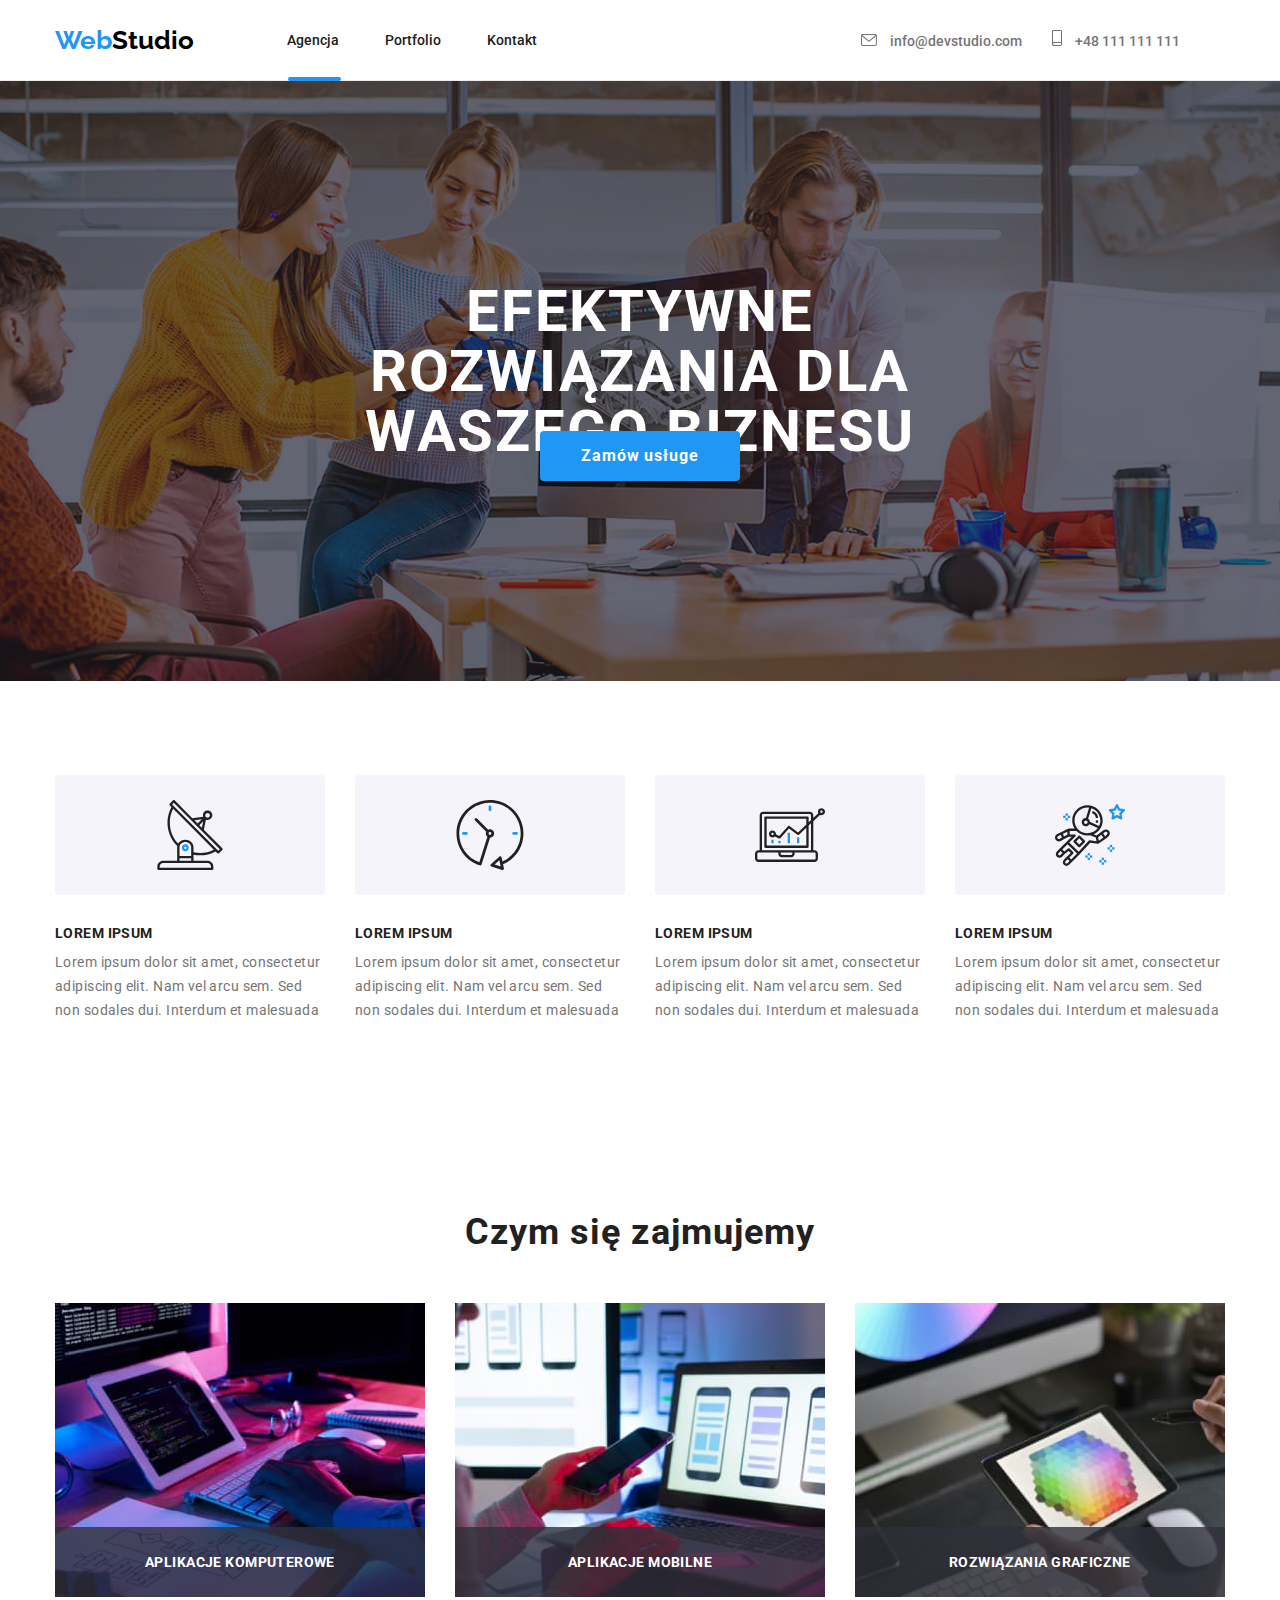
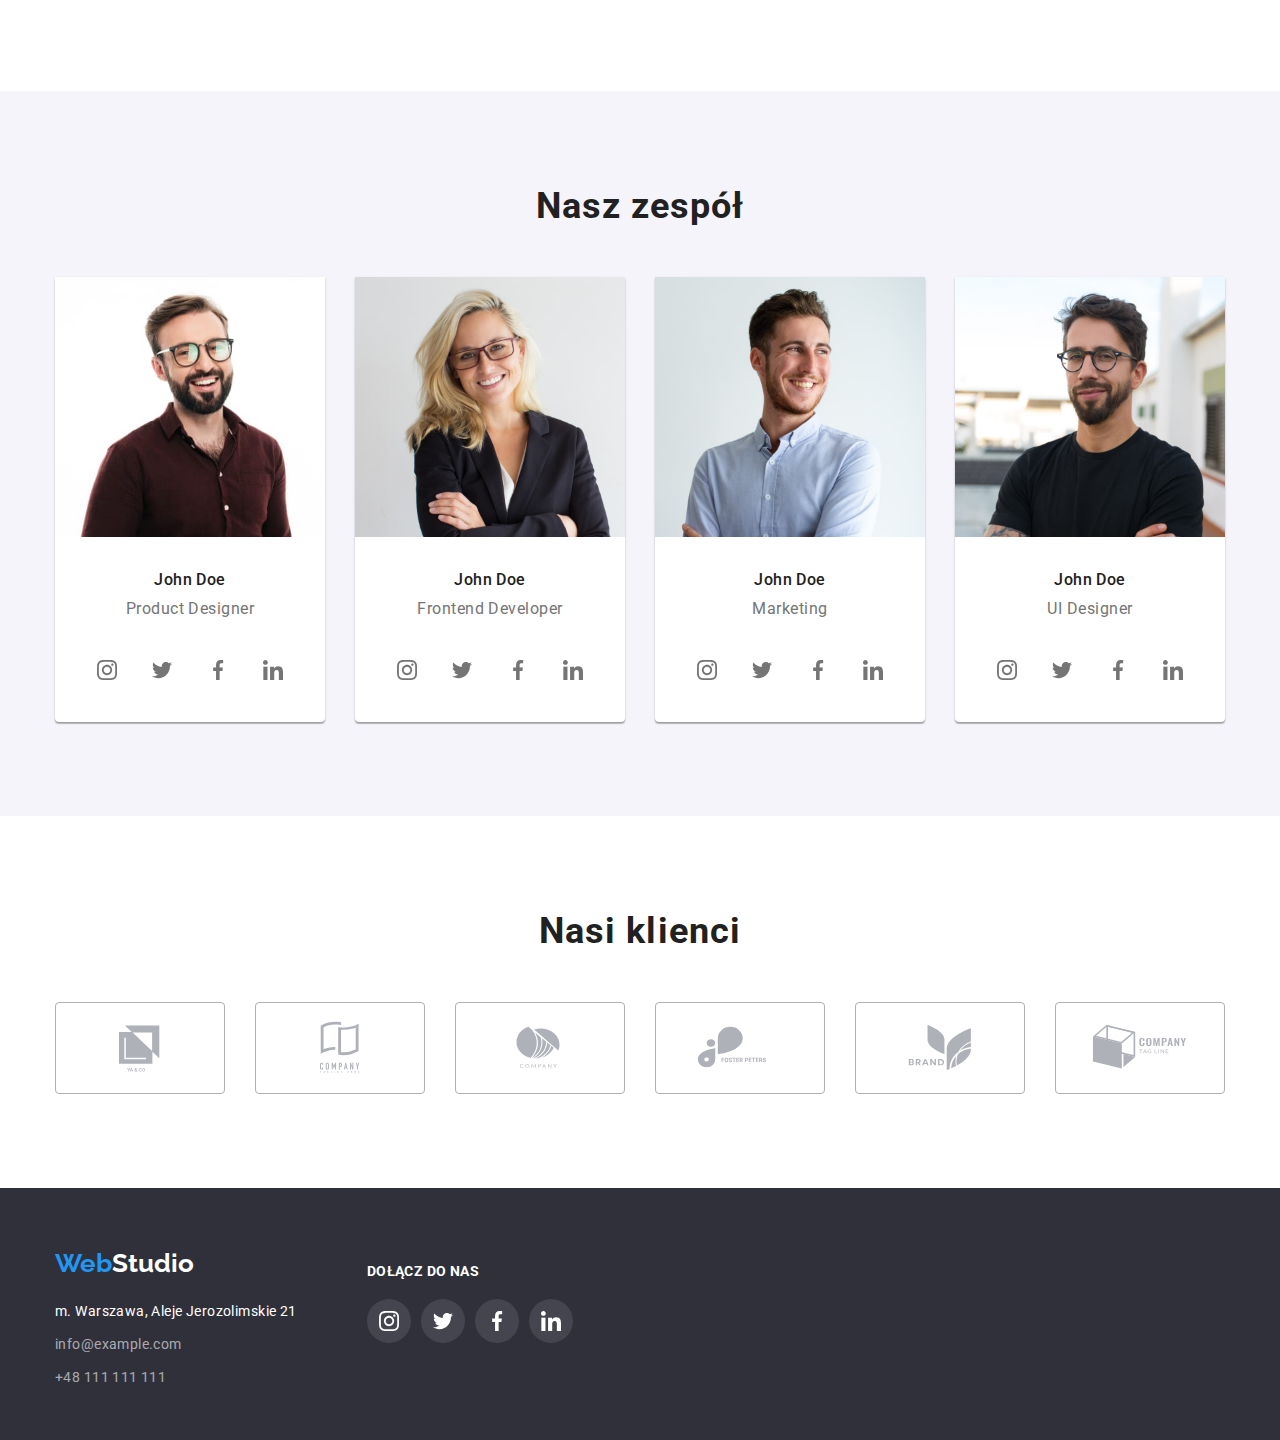
<file: index.html>
<!DOCTYPE html>
<html lang="en">
  <head>
    <meta charset="UTF-8" />
    <meta http-equiv="X-UA-Compatible" content="IE=edge" />
    <meta name="viewport" content="width=device-width, initial-scale=1.0" />
    <title>Main Page</title>
    <link rel="preconnect" href="https://fonts.googleapis.com" />
    <link rel="preconnect" href="https://fonts.gstatic.com" crossorigin />
    <link
      href="https://fonts.googleapis.com/css2?family=Open+Sans:wght@400;500;700;800&family=Raleway:wght@700&family=Roboto:wght@400;500;700;900&display=swap"
      rel="stylesheet"
    />
    <link
      rel="stylesheet"
      href="https://cdnjs.cloudflare.com/ajax/libs/modern-normalize/1.0.0/modern-normalize.min.css"
    />
    <link rel="stylesheet" href="css/styles.css" />
  </head>
  <body>
    <header>
      <div class="container">
        <div class="header">
          <!--Logo-->
          <a href="index.html" class="logo">Web<span>Studio</span></a>
          <!--Navbar-->
          <div class="contacts-nav">
            <nav class="nav-bar">
              <ul class="nav-list">
                <li>
                  <a href="index.html" class="nav-list-item index">Agencja</a>
                </li>
                <li>
                  <a href="portfolio.html" class="nav-list-item">Portfolio</a>
                </li>
                <li><a href="#" class="nav-list-item">Kontakt</a></li>
              </ul>
            </nav>

            <!--Contact-->
            <ul class="contacts">
              <li>
                <a href="mailto:info@devstudio.com" class="cont-list-item mail">
                  <svg class="cont-list-item-envelope" width="16" height="12">
                    <use href="images/icons.svg#icon-envelope"></use>
                  </svg>
                  info@devstudio.com</a
                >
              </li>
              <li>
                <a href="tel:+48111111111" class="cont-list-item tel"
                  ><svg
                    class="cont-list-item-smartphone"
                    width="10"
                    height="16"
                  >
                    <use href="images/icons.svg#icon-smartphone"></use>
                  </svg>
                  +48 111 111 111</a
                >
              </li>
            </ul>
          </div>
        </div>
      </div>
    </header>
    <main>
      <!--Hero section-->
      <section class="hero-section">
        <div class="hero">
          <div class="hero-header">
            <h1>EFEKTYWNE ROZWIĄZANIA DLA WASZEGO BIZNESU</h1>
          </div>
          <button type="button" class="hero-button" data-modal-open>
            Zamów usługe
          </button>
        </div>
      </section>
      <section class="articles">
        <div class="container">
          <!--our services-->
          <div class="our-services section">
            <ul class="our-services-list">
              <li class="our-services-list-item">
                <div class="backgroung-icon">
                  <svg class="our-services-icon" width="70" height="70">
                    <use href="images/icons.svg#icon-antenna-1"></use>
                  </svg>
                </div>
                <h3 class="our-services-title">LOREM IPSUM</h3>
                <p class="our-services-paragraph">
                  Lorem ipsum dolor sit amet, consectetur adipiscing elit. Nam
                  vel arcu sem. Sed non sodales dui. Interdum et malesuada
                </p>
              </li>
              <li class="our-services-list-item">
                <div class="backgroung-icon">
                  <svg class="our-services-icon" width="70" height="70">
                    <use href="images/icons.svg#icon-clock-1"></use>
                  </svg>
                </div>
                <h3 class="our-services-title">LOREM IPSUM</h3>
                <p class="our-services-paragraph">
                  Lorem ipsum dolor sit amet, consectetur adipiscing elit. Nam
                  vel arcu sem. Sed non sodales dui. Interdum et malesuada
                </p>
              </li>
              <li class="our-services-list-item">
                <div class="backgroung-icon">
                  <svg class="our-services-icon" width="70" height="70">
                    <use href="images/icons.svg#icon-diagram-1"></use>
                  </svg>
                </div>
                <h3 class="our-services-title">LOREM IPSUM</h3>
                <p class="our-services-paragraph">
                  Lorem ipsum dolor sit amet, consectetur adipiscing elit. Nam
                  vel arcu sem. Sed non sodales dui. Interdum et malesuada
                </p>
              </li>
              <li class="our-services-list-item">
                <div class="backgroung-icon">
                  <svg class="our-services-icon" width="70" height="70">
                    <use href="images/icons.svg#icon-astronaut-1"></use>
                  </svg>
                </div>
                <h3 class="our-services-title">LOREM IPSUM</h3>
                <p class="our-services-paragraph">
                  Lorem ipsum dolor sit amet, consectetur adipiscing elit. Nam
                  vel arcu sem. Sed non sodales dui. Interdum et malesuada
                </p>
              </li>
            </ul>
          </div>
        </div>
      </section>
      <!--what we do-->
      <section class="what-we-do">
        <div class="container">
          <section class="information section">
            <h2 class="info-title">Czym się zajmujemy</h2>
            <ul class="info-list">
              <li class="info-list-item">
                <img src="images/pc.jpg" alt="PC" width="370" height="294" />
                <div class="image-label">
                  <p>Aplikacje komputerowe</p>
                </div>
              </li>
              <li class="info-list-item">
                <img
                  src="images/mobile.jpg"
                  alt="Mobile"
                  width="370"
                  height="294"
                />
                <div class="image-label">
                  <p>Aplikacje mobilne</p>
                </div>
              </li>
              <li class="info-list-item">
                <img
                  src="images/tablet.jpg"
                  alt="Tablet"
                  width="370"
                  height="294"
                />
                <div class="image-label">
                  <p>Rozwiązania graficzne</p>
                </div>
              </li>
            </ul>
          </section>
        </div>
      </section>
      <!--Our team-->
      <section class="our-team section">
        <div class="container">
          <h2 class="our-team-title">Nasz zespół</h2>
          <ul class="our-team-list">
            <li class="our-team-list-item">
              <img
                src="images/img-3.jpg"
                alt="John Doe"
                width="270"
                height="260"
              />
              <h3 class="our-team-name">John Doe</h3>
              <p class="our-team-position">Product Designer</p>
              <ul class="our-team-social-list">
                <li class="social-list-item">
                  <a class="social-link" href="#">
                    <svg class="social-list-icon" width="20" height="20">
                      <use href="images/icons.svg#icon-instagram-2"></use>
                    </svg>
                  </a>
                </li>
                <li class="social-list-item">
                  <a class="social-link" href="#">
                    <svg class="social-list-icon" width="20" height="20">
                      <use href="images/icons.svg#icon-twitter-1"></use>
                    </svg>
                  </a>
                </li>
                <li class="social-list-item">
                  <a class="social-link" href="#">
                    <svg class="social-list-icon" width="20" height="20">
                      <use href="images/icons.svg#icon-facebook-1"></use>
                    </svg>
                  </a>
                </li>
                <li class="social-list-item">
                  <a class="social-link" href="#">
                    <svg class="social-list-icon" width="20" height="20">
                      <use href="images/icons.svg#icon-linkedin-1"></use>
                    </svg>
                  </a>
                </li>
              </ul>
            </li>
            <li class="our-team-list-item">
              <img
                src="images/img-2.jpg"
                alt="John Doe"
                width="270"
                height="260"
              />
              <h3 class="our-team-name">John Doe</h3>
              <p class="our-team-position">Frontend Developer</p>
              <ul class="our-team-social-list">
                <li class="social-list-item">
                  <a class="social-link" href="#">
                    <svg class="social-list-icon" width="20" height="20">
                      <use href="images/icons.svg#icon-instagram-2"></use>
                    </svg>
                  </a>
                </li>
                <li class="social-list-item">
                  <a class="social-link" href="#">
                    <svg class="social-list-icon" width="20" height="20">
                      <use href="images/icons.svg#icon-twitter-1"></use>
                    </svg>
                  </a>
                </li>
                <li class="social-list-item">
                  <a class="social-link" href="#">
                    <svg class="social-list-icon" width="20" height="20">
                      <use href="images/icons.svg#icon-facebook-1"></use>
                    </svg>
                  </a>
                </li>
                <li class="social-list-item">
                  <a class="social-link" href="#">
                    <svg class="social-list-icon" width="20" height="20">
                      <use href="images/icons.svg#icon-linkedin-1"></use>
                    </svg>
                  </a>
                </li>
              </ul>
            </li>
            <li class="our-team-list-item">
              <img
                src="images/img-1.jpg"
                alt="John Doe"
                width="270"
                height="260"
              />
              <h3 class="our-team-name">John Doe</h3>
              <p class="our-team-position">Marketing</p>
              <ul class="our-team-social-list">
                <li class="social-list-item">
                  <a class="social-link" href="#">
                    <svg class="social-list-icon" width="20" height="20">
                      <use href="images/icons.svg#icon-instagram-2"></use>
                    </svg>
                  </a>
                </li>
                <li class="social-list-item">
                  <a class="social-link" href="#">
                    <svg class="social-list-icon" width="20" height="20">
                      <use href="images/icons.svg#icon-twitter-1"></use>
                    </svg>
                  </a>
                </li>
                <li class="social-list-item">
                  <a class="social-link" href="#">
                    <svg class="social-list-icon" width="20" height="20">
                      <use href="images/icons.svg#icon-facebook-1"></use>
                    </svg>
                  </a>
                </li>
                <li class="social-list-item">
                  <a class="social-link" href="#">
                    <svg class="social-list-icon" width="20" height="20">
                      <use href="images/icons.svg#icon-linkedin-1"></use>
                    </svg>
                  </a>
                </li>
              </ul>
            </li>
            <li class="our-team-list-item">
              <img
                src="images/img.jpg"
                alt="John Doe"
                width="270"
                height="260"
              />
              <h3 class="our-team-name">John Doe</h3>
              <p class="our-team-position">UI Designer</p>
              <ul class="our-team-social-list">
                <li class="social-list-item">
                  <a class="social-link" href="#">
                    <svg class="social-list-icon" width="20" height="20">
                      <use href="images/icons.svg#icon-instagram-2"></use>
                    </svg>
                  </a>
                </li>
                <li class="social-list-item">
                  <a class="social-link" href="#">
                    <svg class="social-list-icon" width="20" height="20">
                      <use href="images/icons.svg#icon-twitter-1"></use>
                    </svg>
                  </a>
                </li>
                <li class="social-list-item">
                  <a class="social-link" href="#">
                    <svg class="social-list-icon" width="20" height="20">
                      <use href="images/icons.svg#icon-facebook-1"></use>
                    </svg>
                  </a>
                </li>
                <li class="social-list-item">
                  <a class="social-link" href="#">
                    <svg class="social-list-icon" width="20" height="20">
                      <use href="images/icons.svg#icon-linkedin-1"></use>
                    </svg>
                  </a>
                </li>
              </ul>
            </li>
          </ul>
        </div>
      </section>
      <!-- Our clients -->
      <section class="our-clients section">
        <div class="container">
          <h2 class="our-clients-title">Nasi klienci</h2>
          <ul class="our-clients-list">
            <li class="our-clients-list-item">
              <a href="#" class="our-clients-link">
                <svg class="our-clients-icon" width="106" height="60">
                  <use href="images/icons.svg#icon-Logo"></use>
                </svg>
              </a>
            </li>
            <li class="our-clients-list-item">
              <a href="#" class="our-clients-link">
                <svg class="our-clients-icon" width="106" height="60">
                  <use href="images/icons.svg#icon-Logo1"></use>
                </svg>
              </a>
            </li>
            <li class="our-clients-list-item">
              <a href="#" class="our-clients-link">
                <svg class="our-clients-icon" width="106" height="60">
                  <use href="images/icons.svg#icon-Logo2"></use>
                </svg>
              </a>
            </li>
            <li class="our-clients-list-item">
              <a href="#" class="our-clients-link">
                <svg class="our-clients-icon" width="106" height="60">
                  <use href="images/icons.svg#icon-Logo3"></use>
                </svg>
              </a>
            </li>
            <li class="our-clients-list-item">
              <a href="#" class="our-clients-link">
                <svg class="our-clients-icon" width="106" height="60">
                  <use href="images/icons.svg#icon-Logo4"></use>
                </svg>
              </a>
            </li>
            <li class="our-clients-list-item">
              <a href="#" class="our-clients-link">
                <svg class="our-clients-icon" width="106" height="60">
                  <use href="images/icons.svg#icon-Logo5"></use>
                </svg>
              </a>
            </li>
          </ul>
        </div>
      </section>
    </main>
    <footer class="footer-contacts">
      <div class="container">
        <div class="footer">
          <div class="address">
            <!--Footer logo-->
            <a href="index.html" class="footer-logo">Web<span>Studio</span></a>
            <!--Address-->
            <address>
              <ul class="footer-contacts-list">
                <li class="footer-address">
                  m. Warszawa, Aleje Jerozolimskie 21
                </li>
                <li class="footer-contacts-list-item">
                  <a href="mailto:info@example.com" class="footer-mail-tel"
                    >info@example.com</a
                  >
                </li>
                <li class="footer-contacts-list-item">
                  <a href="tel:+48111111111" class="footer-mail-tel"
                    >+48 111 111 111</a
                  >
                </li>
              </ul>
            </address>
          </div>
          <!-- Join us section -->
          <div class="join-us">
            <h3 class="join-us-title">Dołącz do nas</h3>
            <ul class="our-team-social-list join-us-social-list">
              <li class="join-us-list-item">
                <a class="social-link join-us-link" href="#">
                  <svg
                    class="social-list-icon join-us-icon"
                    width="20"
                    height="20"
                  >
                    <use href="images/icons.svg#icon-instagram-2"></use>
                  </svg>
                </a>
              </li>
              <li class="join-us-list-item">
                <a class="social-link join-us-link" href="#">
                  <svg
                    class="social-list-icon join-us-icon"
                    width="20"
                    height="20"
                  >
                    <use href="images/icons.svg#icon-twitter-1"></use>
                  </svg>
                </a>
              </li>
              <li class="join-us-list-item">
                <a class="social-link join-us-link" href="#">
                  <svg
                    class="social-list-icon join-us-icon"
                    width="20"
                    height="20"
                  >
                    <use href="images/icons.svg#icon-facebook-1"></use>
                  </svg>
                </a>
              </li>
              <li class="join-us-list-item">
                <a class="social-link join-us-link" href="#">
                  <svg
                    class="social-list-icon join-us-icon"
                    width="20"
                    height="20"
                  >
                    <use href="images/icons.svg#icon-linkedin-1"></use>
                  </svg>
                </a>
              </li>
            </ul>
          </div>
        </div>
      </div>
    </footer>
    <div class="backdrop is-hidden" data-modal>
      <div class="modal">
        <button type="button" class="close-button" data-modal-close>
          &#215;
        </button>
      </div>
    </div>
    <script src="js/modal.js"></script>
  </body>
</html>
</file>
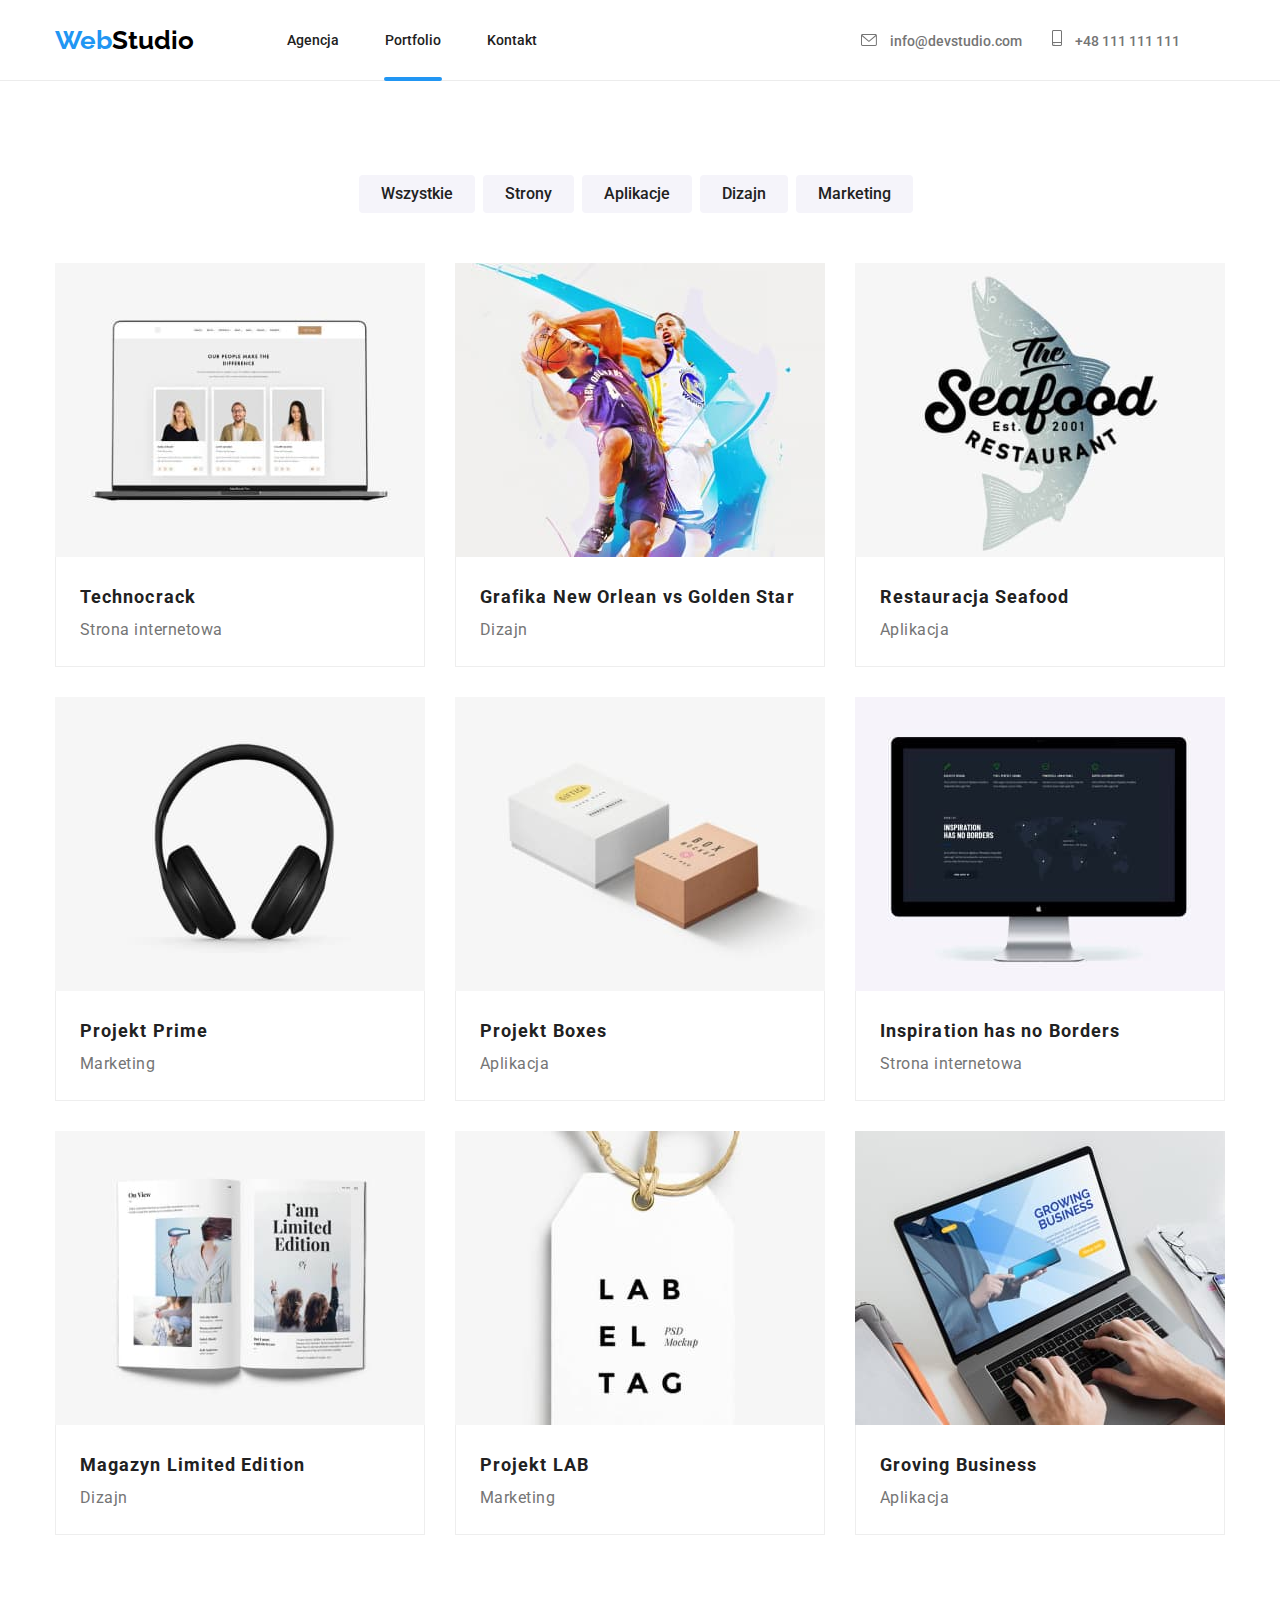
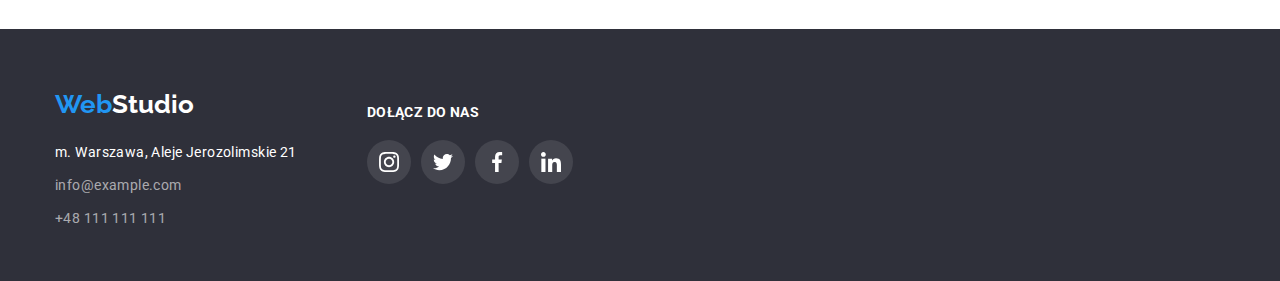
<file: portfolio.html>
<!DOCTYPE html>
<html lang="en">
  <head>
    <meta charset="UTF-8" />
    <meta http-equiv="X-UA-Compatible" content="IE=edge" />
    <meta name="viewport" content="width=device-width, initial-scale=1.0" />
    <title>Portfolio</title>
    <link rel="preconnect" href="https://fonts.googleapis.com" />
    <link rel="preconnect" href="https://fonts.gstatic.com" crossorigin />
    <link
      href="https://fonts.googleapis.com/css2?family=Open+Sans:wght@400;500;700;800&family=Raleway:wght@700&family=Roboto:wght@400;500;700;900&display=swap"
      rel="stylesheet"
    />
    <link
      rel="stylesheet"
      href="https://cdnjs.cloudflare.com/ajax/libs/modern-normalize/1.0.0/modern-normalize.min.css"
    />
    <link rel="stylesheet" href="css/styles.css" />
  </head>
  <body>
    <header>
      <div class="container">
        <div class="header">
          <!--Logo-->
          <a href="index.html" class="logo">Web<span>Studio</span></a>
          <!--Navbar-->
          <nav class="nav-bar">
            <ul class="nav-list">
              <li><a href="index.html" class="nav-list-item">Agencja</a></li>
              <li>
                <a href="portfolio.html" class="nav-list-item portfolio"
                  >Portfolio</a
                >
              </li>
              <li><a href="#" class="nav-list-item">Kontakt</a></li>
            </ul>
          </nav>
          <!--Contact-->
          <ul class="contacts">
            <li>
              <a href="mailto:info@devstudio.com" class="cont-list-item mail">
                <svg class="cont-list-item-envelope" width="16" height="12">
                  <use href="images/icons.svg#icon-envelope"></use>
                </svg>
                info@devstudio.com</a
              >
            </li>
            <li>
              <a href="tel:+48111111111" class="cont-list-item tel"
                ><svg class="cont-list-item-smartphone" width="10" height="16">
                  <use href="images/icons.svg#icon-smartphone"></use>
                </svg>
                +48 111 111 111</a
              >
            </li>
          </ul>
        </div>
      </div>
    </header>
    <main>
      <!-- Portfolio -->
      <!-- Filters -->
      <div class="section">
        <section class="filters">
          <div class="container">
            <ul class="filters-list">
              <li class="filters-list-item">
                <button type="button" class="filters-button">Wszystkie</button>
              </li>
              <li class="filters-list-item">
                <button type="button" class="filters-button">Strony</button>
              </li>
              <li class="filters-list-item">
                <button type="button" class="filters-button">Aplikacje</button>
              </li>
              <li class="filters-list-item">
                <button type="button" class="filters-button">Dizajn</button>
              </li>
              <li class="filters-list-item">
                <button type="button" class="filters-button">Marketing</button>
              </li>
            </ul>
          </div>
        </section>
        <!-- Pojects  -->
        <section class="projects">
          <div class="container">
            <ul class="projects-list">
              <li class="projects-list-item">
                <div class="frame">
                  <img src="images/ptf_img.jpg" alt="Technocrack" width="370" />
                  <div class="overlay">
                    <p class="overlay-text">
                      Technocrack jest popularną platformą wykorzystywaną do
                      rozpowszechniania koronawirusa. Firmy wykorzystują tę
                      platformę do celów szpiegowskich i ataków na
                      niezabezpieczone serwery konkurencji
                    </p>
                  </div>
                </div>
                <div class="border">
                  <h3>Technocrack</h3>
                  <p>Strona internetowa</p>
                </div>
              </li>
              <li class="projects-list-item">
                <div class="frame">
                  <img
                    src="images/ptf_img_1.jpg"
                    alt="Grafika New Orlean vs Golden Star"
                    width="370"
                  />
                  <div class="overlay">
                    <p class="overlay-text">
                      Technocrack jest popularną platformą wykorzystywaną do
                      rozpowszechniania koronawirusa. Firmy wykorzystują tę
                      platformę do celów szpiegowskich i ataków na
                      niezabezpieczone serwery konkurencji
                    </p>
                  </div>
                </div>
                <div class="border">
                  <h3>Grafika New Orlean vs Golden Star</h3>
                  <p>Dizajn</p>
                </div>
              </li>
              <li class="projects-list-item">
                <div class="frame">
                  <img
                    src="images/ptf_img_2.jpg"
                    alt="Restauracja Seafood"
                    width="370"
                  />
                  <div class="overlay">
                    <p class="overlay-text">
                      Technocrack jest popularną platformą wykorzystywaną do
                      rozpowszechniania koronawirusa. Firmy wykorzystują tę
                      platformę do celów szpiegowskich i ataków na
                      niezabezpieczone serwery konkurencji
                    </p>
                  </div>
                </div>
                <div class="border">
                  <h3>Restauracja Seafood</h3>
                  <p>Aplikacja</p>
                </div>
              </li>
              <li class="projects-list-item">
                <div class="frame">
                  <img
                    src="images/ptf_img_3.jpg"
                    alt="Projekt Prime"
                    width="370"
                  />
                  <div class="overlay">
                    <p class="overlay-text">
                      Technocrack jest popularną platformą wykorzystywaną do
                      rozpowszechniania koronawirusa. Firmy wykorzystują tę
                      platformę do celów szpiegowskich i ataków na
                      niezabezpieczone serwery konkurencji
                    </p>
                  </div>
                </div>
                <div class="border">
                  <h3>Projekt Prime</h3>
                  <p>Marketing</p>
                </div>
              </li>
              <li class="projects-list-item">
                <div class="frame">
                  <img
                    src="images/ptf_img_4.jpg"
                    alt="Projekt Boxes"
                    width="370"
                  />
                  <div class="overlay">
                    <p class="overlay-text">
                      Technocrack jest popularną platformą wykorzystywaną do
                      rozpowszechniania koronawirusa. Firmy wykorzystują tę
                      platformę do celów szpiegowskich i ataków na
                      niezabezpieczone serwery konkurencji
                    </p>
                  </div>
                </div>
                <div class="border">
                  <h3>Projekt Boxes</h3>
                  <p>Aplikacja</p>
                </div>
              </li>
              <li class="projects-list-item">
                <div class="frame">
                  <img
                    src="images/ptf_img_5.jpg"
                    alt="Inspiration has no Borders"
                    width="370"
                  />
                  <div class="overlay">
                    <p class="overlay-text">
                      Technocrack jest popularną platformą wykorzystywaną do
                      rozpowszechniania koronawirusa. Firmy wykorzystują tę
                      platformę do celów szpiegowskich i ataków na
                      niezabezpieczone serwery konkurencji
                    </p>
                  </div>
                </div>
                <div class="border">
                  <h3>Inspiration has no Borders</h3>
                  <p>Strona internetowa</p>
                </div>
              </li>
              <li class="projects-list-item">
                <div class="frame">
                  <img
                    src="images/ptf_img_6.jpg"
                    alt="Magazyn Limited Edition"
                    width="370"
                  />
                  <div class="overlay">
                    <p class="overlay-text">
                      Technocrack jest popularną platformą wykorzystywaną do
                      rozpowszechniania koronawirusa. Firmy wykorzystują tę
                      platformę do celów szpiegowskich i ataków na
                      niezabezpieczone serwery konkurencji
                    </p>
                  </div>
                </div>
                <div class="border">
                  <h3>Magazyn Limited Edition</h3>
                  <p>Dizajn</p>
                </div>
              </li>
              <li class="projects-list-item">
                <div class="frame">
                  <img
                    src="images/ptf_img_7.jpg"
                    alt="Projekt LAB"
                    width="370"
                  />
                  <div class="overlay">
                    <p class="overlay-text">
                      Technocrack jest popularną platformą wykorzystywaną do
                      rozpowszechniania koronawirusa. Firmy wykorzystują tę
                      platformę do celów szpiegowskich i ataków na
                      niezabezpieczone serwery konkurencji
                    </p>
                  </div>
                </div>
                <div class="border">
                  <h3>Projekt LAB</h3>
                  <p>Marketing</p>
                </div>
              </li>
              <li class="projects-list-item">
                <div class="frame">
                  <img
                    src="images/ptf_img_8.jpg"
                    alt="Groving Business"
                    width="370"
                  />
                  <div class="overlay">
                    <p class="overlay-text">
                      Technocrack jest popularną platformą wykorzystywaną do
                      rozpowszechniania koronawirusa. Firmy wykorzystują tę
                      platformę do celów szpiegowskich i ataków na
                      niezabezpieczone serwery konkurencji
                    </p>
                  </div>
                </div>
                <div class="border">
                  <h3>Groving Business</h3>
                  <p>Aplikacja</p>
                </div>
              </li>
            </ul>
          </div>
        </section>
      </div>
    </main>
    <footer class="footer-contacts">
      <div class="container">
        <div class="footer">
          <div class="address">
            <!--Footer logo-->
            <a href="index.html" class="footer-logo">Web<span>Studio</span></a>
            <!--Address-->
            <address>
              <ul class="footer-contacts-list">
                <li class="footer-address">
                  m. Warszawa, Aleje Jerozolimskie 21
                </li>
                <li class="footer-contacts-list-item">
                  <a href="mailto:info@example.com" class="footer-mail-tel"
                    >info@example.com</a
                  >
                </li>
                <li class="footer-contacts-list-item">
                  <a href="tel:+48111111111" class="footer-mail-tel"
                    >+48 111 111 111</a
                  >
                </li>
              </ul>
            </address>
          </div>
          <!-- Join us section -->
          <div class="join-us">
            <h3 class="join-us-title">Dołącz do nas</h3>
            <ul class="our-team-social-list join-us-social-list">
              <li class="join-us-list-item">
                <a class="social-link join-us-link" href="#">
                  <svg
                    class="social-list-icon join-us-icon"
                    width="20"
                    height="20"
                  >
                    <use href="images/icons.svg#icon-instagram-2"></use>
                  </svg>
                </a>
              </li>
              <li class="join-us-list-item">
                <a class="social-link join-us-link" href="#">
                  <svg
                    class="social-list-icon join-us-icon"
                    width="20"
                    height="20"
                  >
                    <use href="images/icons.svg#icon-twitter-1"></use>
                  </svg>
                </a>
              </li>
              <li class="join-us-list-item">
                <a class="social-link join-us-link" href="#">
                  <svg
                    class="social-list-icon join-us-icon"
                    width="20"
                    height="20"
                  >
                    <use href="images/icons.svg#icon-facebook-1"></use>
                  </svg>
                </a>
              </li>
              <li class="join-us-list-item">
                <a class="social-link join-us-link" href="#">
                  <svg
                    class="social-list-icon join-us-icon"
                    width="20"
                    height="20"
                  >
                    <use href="images/icons.svg#icon-linkedin-1"></use>
                  </svg>
                </a>
              </li>
            </ul>
          </div>
        </div>
      </div>
    </footer>
  </body>
</html>
</file>
<file: css/styles.css>
:root {
  --main-font: 'Roboto', sans-serif;
  --second-font: 'Raleway', sans-serif;
  --headline-color: #212121;
  --paragraph-color: #757575;
  --hover-color: #2196f3;
  --background-color: #e5e5e5;
}

body {
  font-size: 14px;
  font-family: var(--main-font), 'Open Sans', sans-serif;
  color: #212121;
  background: #ffffff;
}
.container {
  width: 1200px;
  padding: 0 15px;
  margin: 0 auto;
}
.section {
  padding-top: 94px;
  padding-bottom: 94px;
}
h1,
h2,
h3,
p,
ul,
li {
  margin: 0 0;
  list-style: none;
}
ul {
  padding: 0;
}
header {
  border-bottom: 1px solid #ececec;
}
.header {
  display: flex;
  align-items: center;
  justify-content: start;
  height: 80px;
}
.nav-bar {
  display: flex;
  flex-direction: row;
  align-items: center;
  justify-content: start;
  margin-right: 324px;
}
.contacts-nav {
  display: flex;
  flex-direction: row;
  align-items: center;
  justify-content: end;
}
.contacts li:not(:last-child) {
  margin-right: 30px;
  flex-wrap: nowrap;
}
/* nav */
.nav-list {
  text-decoration: none;
  list-style-type: none;
  display: flex;
  flex-direction: row;
}
.nav-list > li {
  position: relative;
}
.nav-list li:not(:last-child) {
  margin-right: 46px;
}
.nav-list-item {
  font-family: var(--main-font);
  font-weight: 500;
  font-size: 14px;
  line-height: 1.142;
  color: #212121;
  text-decoration: none;
}
.nav-list-item:hover {
  color: var(--hover-color);
}

/* contacts */
.contacts {
  text-decoration: none;
  display: flex;
  flex-direction: row;
  align-items: baseline;
  list-style-type: none;
}

.cont-list-item {
  font-family: var(--main-font);
  font-weight: 500;
  font-size: 14px;
  line-height: 1.142;
  color: #757575;
  text-decoration: none;
}

.cont-list-item-envelope,
.cont-list-item-smartphone {
  margin-right: 10px;
  fill: #757575;
}

.mail:hover > .cont-list-item-envelope,
.tel:hover > .cont-list-item-smartphone {
  fill: var(--hover-color);
}
.mail:hover,
.tel:hover {
  color: var(--hover-color);
}

/* logo */
.logo {
  font-family: var(--second-font);
  font-weight: 700;
  font-size: 26px;
  line-height: 1.19;
  text-decoration: none;
  color: var(--hover-color);
  margin-right: 93px;
}
.logo span {
  color: #000000;
}

/* main */
/* filters */
.filters {
  padding-bottom: 50px;
}
.filters-list {
  display: flex;
  flex-direction: row;
  list-style-type: none;
  justify-content: center;
}
.filters-list-item {
  margin-right: 8px;
  margin-left: 0;
}

.filters-button {
  font-family: var(--main-font);
  font-weight: 500;
  font-size: 16px;
  line-height: 1.625;
  text-align: center;
  color: var(--headline-color);
  border-radius: 4px;
  border-color: #f5f4fa;
  background-color: #f5f4fa;
  border: none;
  cursor: pointer;
  padding: 6px 22px;
}
.filters-button:hover,
.filters-button:focus {
  color: #ffffff;
  background-color: var(--hover-color);
  box-shadow: 0px 2px 2px 0px #0000001f;

  box-shadow: 0px 1px 2px 0px #00000014;

  box-shadow: 0px 3px 1px 0px #0000001a;
}
/* Projects */
.projects-list {
  list-style-type: none;
  display: flex;
  flex-direction: row;
  flex-wrap: wrap;
  margin-left: -30px;
  margin-bottom: -30px;
}
.projects-list-item {
  width: 370px;
  height: 404px;
  margin-left: 30px;
  margin-bottom: 30px;
  flex-basis: calc(100% / 3 - 30px);
  cursor: pointer;
}
.projects-list-item:hover {
  box-shadow: 0px 1px 1px rgba(0, 0, 0, 0.12), 0px 4px 4px rgba(0, 0, 0, 0.06),
    1px 4px 6px rgba(0, 0, 0, 0.16);
}
.projects-list-item img {
  display: block;
}
.frame {
  width: 370px;
  height: 294px;
  overflow: hidden;
}
.overlay {
  padding: 49px 45px 49px 24px;
  width: 100%;
  height: 100%;
  background-color: rgba(33, 150, 243, 0.9);
  transform: translateY(0);
  transition: transform 250ms cubic-bezier(0.4, 0, 0.2, 1);
}
.overlay > .overlay-text {
  text-align: start;
  font-family: 'Roboto';
  font-style: normal;
  font-weight: 400;
  font-size: 18px;
  line-height: 28px;
  letter-spacing: 0.03em;

  color: #ffffff;
}
.projects-list-item:hover .overlay {
  transform: translateY(-100%);
}
.border {
  border-right: 1px solid #eeeeee;
  border-bottom: 1px solid #eeeeee;
  border-left: 1px solid #eeeeee;
  width: 370px;
  height: 110px;
  display: flex;
  flex-direction: column;
  align-items: flex-start;
  justify-content: center;
}

.projects-list-item h3 {
  font-weight: bold;
  font-size: 18px;
  line-height: 2em;
  letter-spacing: 0.06em;
  color: var(--headline-color);
  margin-left: 24px;
}
.projects-list-item p {
  font-weight: normal;
  font-size: 16px;
  line-height: 1.875em;
  letter-spacing: 0.03em;
  color: var(--paragraph-color);
  margin-left: 24px;
}
/* Footer */

.footer-logo {
  font-family: var(--second-font);
  font-weight: 700;
  font-size: 26px;
  line-height: 1.19;
  text-decoration: none;
  color: var(--hover-color);
}
.footer-logo span {
  color: #ffffff;
}
.footer-contacts {
  background: #2f303a;
  height: 252px;
  padding-top: 60px;
}
.footer-contacts-list {
  list-style-type: none;
  margin-top: 20px;
}
.footer-address {
  font-weight: normal;
  font-size: 14px;
  line-height: 1.714em;
  letter-spacing: 0.03em;
  color: #ffffff;
}
.footer-mail-tel {
  font-weight: normal;
  font-size: 14px;
  line-height: 24px;
  letter-spacing: 0.03em;
  color: rgba(255, 255, 255, 0.6);
}
.footer-address,
.footer-mail-tel {
  font-style: normal;
  text-decoration: none;
}
.footer-address,
.footer-contacts-list-item {
  margin-bottom: 9px;
}
.footer {
  display: flex;
  flex-direction: row;
  justify-content: start;
}
.address {
  margin-right: 70px;
}

/* Main page */
/* Hero section */
.hero-section {
  background-image: linear-gradient(
      rgba(47, 48, 58, 0.4),
      rgba(47, 48, 58, 0.4)
    ),
    url(../images/background-hero.jpg);
  background-repeat: no-repeat;
  background-position: 50% 50%;
  background-size: cover;
  height: 600px;
  display: flex;
  align-items: center;
  justify-content: center;
}
.hero-button {
  background: #2196f3;
  box-shadow: 0px 4px 4px rgba(0, 0, 0, 0.15);
  border-radius: 4px;
  width: 200px;
  height: 50px;
  border: none;
  cursor: pointer;
  font-weight: bold;
  font-size: 16px;
  line-height: 1.875;
  letter-spacing: 0.06em;
  color: #ffffff;
  margin-top: 30px;
}
.hero-header {
  font-family: Roboto;
  font-style: normal;
  font-weight: 900;
  font-size: 29px;
  line-height: 60px;
  text-align: center;
  letter-spacing: 0.06em;
  text-transform: uppercase;
  height: 120px;
  width: 696px;
  color: #ffffff;
}
.hero {
  display: flex;
  flex-direction: column;
  align-items: center;
}
/* Our services */

.our-services-list,
.info-list,
.our-team-list {
  display: flex;
  flex-direction: row;
  justify-content: space-between;
}

.our-services-list-item:not(:last-child) {
  margin-right: 30px;
}

.our-services-title {
  font-weight: bold;
  font-size: 14px;
  line-height: 1.142;
  letter-spacing: 0.03em;
  text-transform: uppercase;
  color: #212121;
  margin-bottom: 10px;
}

.backgroung-icon {
  background: #f5f4fa;
  width: 270px;
  height: 120px;
  border-radius: 4px;
  margin-bottom: 30px;
  display: flex;
  align-items: center;
  justify-content: center;
}
.info-title {
  font-weight: bold;
  font-size: 36px;
  line-height: 42px;
  text-align: center;
  letter-spacing: 0.03em;
  color: #212121;
  margin-bottom: 50px;
}
.info-list-item {
  position: relative;
}

.info-list-item:not(:last-child) {
  margin-right: 30px;
}
.our-team {
  background-color: #f5f4fa;
  padding-top: 94px;
  padding-bottom: 94px;
}

.our-team-title {
  font-weight: bold;
  font-size: 36px;
  line-height: 42px;
  text-align: center;
  letter-spacing: 0.03em;
  color: #212121;
  margin-bottom: 50px;
}

.our-team-list-item {
  background: #ffffff;
  padding-bottom: 30px;
  /* material shadow v1 */

  box-shadow: 0px 1px 3px rgba(0, 0, 0, 0.12), 0px 1px 1px rgba(0, 0, 0, 0.14),
    0px 2px 1px rgba(0, 0, 0, 0.2);
  border-radius: 0px 0px 4px 4px;
}

.our-services-paragraph {
  font-weight: normal;
  font-size: 14px;
  line-height: 1.714;
  letter-spacing: 0.03em;
  color: #757575;
}
.our-team-name {
  font-family: Roboto;
  font-style: normal;
  font-weight: 500;
  font-size: 16px;
  line-height: 19px;
  text-align: center;
  letter-spacing: 0.03em;

  color: #212121;

  margin-top: 30px;
}
.our-team-position {
  font-size: 16px;
  line-height: 1.187;
  letter-spacing: 0.03em;
  color: #757575;
  margin-bottom: 30px;
  margin-top: 10px;
  text-align: center;
}

.our-team-social-list {
  display: flex;
  margin-right: 30px;
  margin-left: 30px;
  align-items: center;
  justify-content: space-between;
}
.social-link {
  display: flex;
  align-items: center;
  justify-content: center;
  height: 44px;
  width: 44px;
  border-radius: 50% 50%;
}
.social-list-icon {
  fill: var(--paragraph-color);
}

.social-list-icon:hover {
  fill: #ffffff;
}
.social-link:hover {
  background-color: var(--hover-color);
}
.social-link:hover > .social-list-icon {
  fill: #ffffff;
}

/* Our clients section */
/* Our clients section */
/* Our clients section */

.our-clients-title {
  font-weight: bold;
  font-size: 36px;
  line-height: 42px;
  text-align: center;
  letter-spacing: 0.03em;
  color: #212121;
  margin-bottom: 50px;
}
.our-clients-list {
  display: flex;
  justify-content: space-between;
}

.our-clients-link {
  display: flex;
  align-items: center;
  justify-content: center;
  width: 170px;
  height: 92px;
  border: 1px solid #afb1b8;
  box-sizing: border-box;
  border-radius: 4px;
}
.our-clients-link:hover {
  border-color: var(--hover-color);
}

.our-clients-icon {
  fill: #afb1b8;
}
.our-clients-link:hover > .our-clients-icon {
  fill: var(--hover-color);
}
/* Join us section */
/* Join us section */
/* Join us section */

.join-us {
  display: flex;
  flex-direction: column;
  justify-content: start;
}
.join-us-title {
  font-family: Roboto;
  font-style: normal;
  font-weight: bold;
  font-size: 14px;
  line-height: 16px;
  letter-spacing: 0.03em;
  text-transform: uppercase;
  color: #ffffff;
  text-align: start;
  margin-top: 15px;
  margin-bottom: 20px;
}
.our-team-social-list.join-us-social-list {
  margin: 0;
}
.social-link.join-us-link {
  background: rgba(255, 255, 255, 0.1);
}

.social-link.join-us-link:hover {
  background-color: var(--hover-color);
}
.join-us-list-item:not(:last-child) {
  margin-right: 10px;
}

.social-list-icon.join-us-icon {
  fill: #ffffff;
}

.backdrop {
  position: fixed;
  top: 0;
  left: 0;
  width: 100%;
  height: 100%;
  background-color: rgba(0, 0, 0, 0.2);

  transition-property: opacity, transform;
  transition-duration: 250ms;
  transition-timing-function: ease-in-out;

  transform: scale(100%);
  opacity: 100%;
}
.is-hidden {
  pointer-events: none;
  /* visibility: hidden; */
  transition-property: opacity, transform;
  transition-duration: 250ms;
  transition-timing-function: ease-in-out;

  transform: scale(0);
  opacity: 0;
}
.modal {
  position: absolute;
  top: 50%;
  left: 50%;
  transform: translate(-50%, -50%);
  background-color: #fff;
  width: 528px;
  height: 581px;
}

.close-button {
  display: flex;
  align-items: center;
  justify-content: center;
  position: absolute;
  top: 8px;
  right: 8px;
  width: 30px;
  height: 30px;
  border-radius: 50%;
  border-color: #000000;
  cursor: pointer;
  font-size: 28px;
}
.close-button:onclick .backdrop {
}
.info-list-item > img {
  display: block;
}
.image-label {
  position: absolute;
  bottom: 0;
  left: 0;
  display: flex;
  justify-content: center;
  align-items: center;
  font-family: 'Roboto';
  font-style: normal;
  font-weight: 700;
  font-size: 14px;
  line-height: 16px;
  text-align: center;
  letter-spacing: 0.03em;
  text-transform: uppercase;
  color: #fff;
  background-color: rgba(47, 48, 58, 0.8);
  width: 370px;
  height: 70px;
}

.index::after {
  content: '';
  position: absolute;
  width: 53px;
  height: 4px;
  bottom: -33px;
  left: 1px;
  background: #2196f3;
  border-radius: 2px;
}

.portfolio::after {
  content: '';
  position: absolute;
  width: 58px;
  height: 4px;
  bottom: -33px;
  left: -1px;
  background: #2196f3;
  border-radius: 2px;
}
</file>
